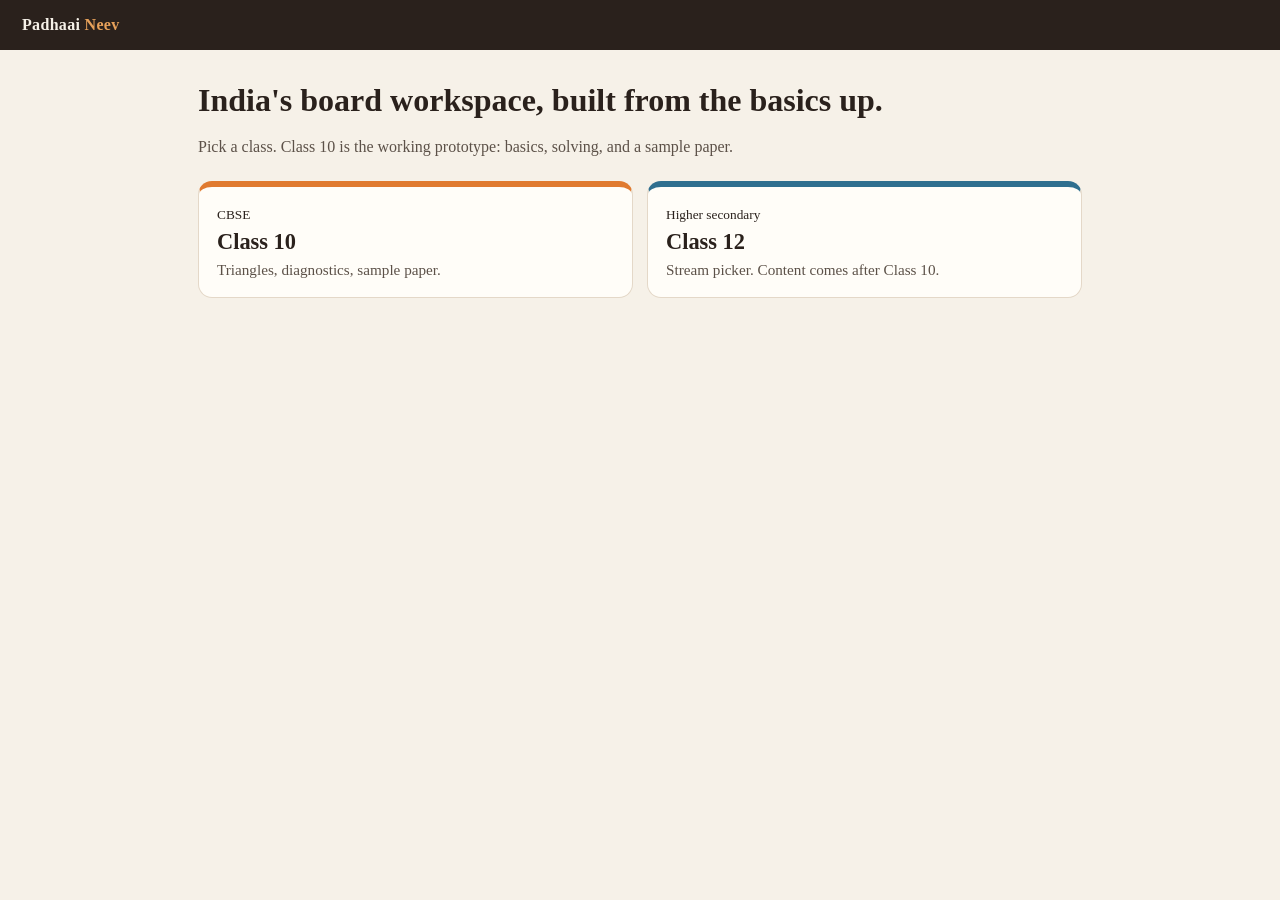
<file: github-repo/index.html>
<!DOCTYPE html>
<html lang="en">
<head>
  <meta charset="UTF-8">
  <meta name="viewport" content="width=device-width, initial-scale=1">
  <title>Padhaai Neev</title>
  <link rel="stylesheet" href="style.css">
</head>
<body data-page="home">
  <header class="bar">
    <a class="logo" href="index.html">Padhaai <span>Neev</span></a>
  </header>
  <main class="wrap">
    <h1>India's board workspace, built from the basics up.</h1>
    <p class="lead">Pick a class. Class 10 is the working prototype: basics, solving, and a sample paper.</p>
    <div class="class-row">
      <a class="class-card c10" href="dashboard.html">
        <small>CBSE</small>
        <strong>Class 10</strong>
        <span>Triangles, diagnostics, sample paper.</span>
      </a>
      <a class="class-card c12" href="class12.html">
        <small>Higher secondary</small>
        <strong>Class 12</strong>
        <span>Stream picker. Content comes after Class 10.</span>
      </a>
    </div>
  </main>
  <script src="data.js"></script>
  <script src="script.js"></script>
</body>
</html>
</file>
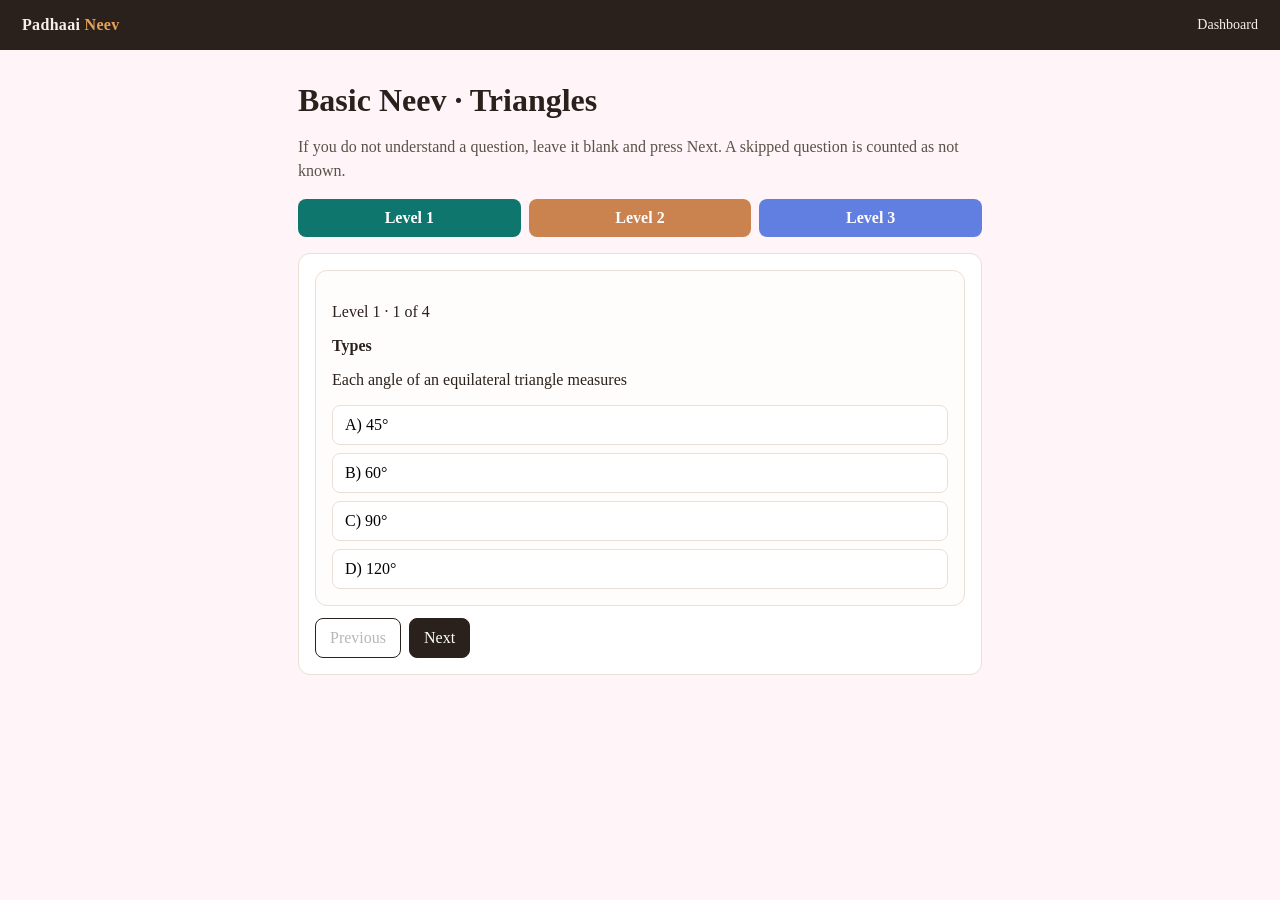
<file: github-repo/basic.html>
<!DOCTYPE html>
<html lang="en">
<head>
  <meta charset="UTF-8">
  <meta name="viewport" content="width=device-width, initial-scale=1">
  <title>Basic Neev · Padhaai Neev</title>
  <link rel="stylesheet" href="style.css">
</head>
<body data-page="basic" class="pink-page">
  <header class="bar">
    <a class="logo" href="index.html">Padhaai <span>Neev</span></a>
    <a class="text-link" href="dashboard.html">Dashboard</a>
  </header>
  <main class="wrap narrow">
    <h1>Basic Neev · Triangles</h1>
    <p class="lead">If you do not understand a question, leave it blank and press Next. A skipped question is counted as not known.</p>
    <div class="level-nav" id="level-nav"></div>
    <section id="basic-stage" class="stage"></section>
  </main>
  <script src="data.js"></script>
  <script src="script.js"></script>
</body>
</html>
</file>
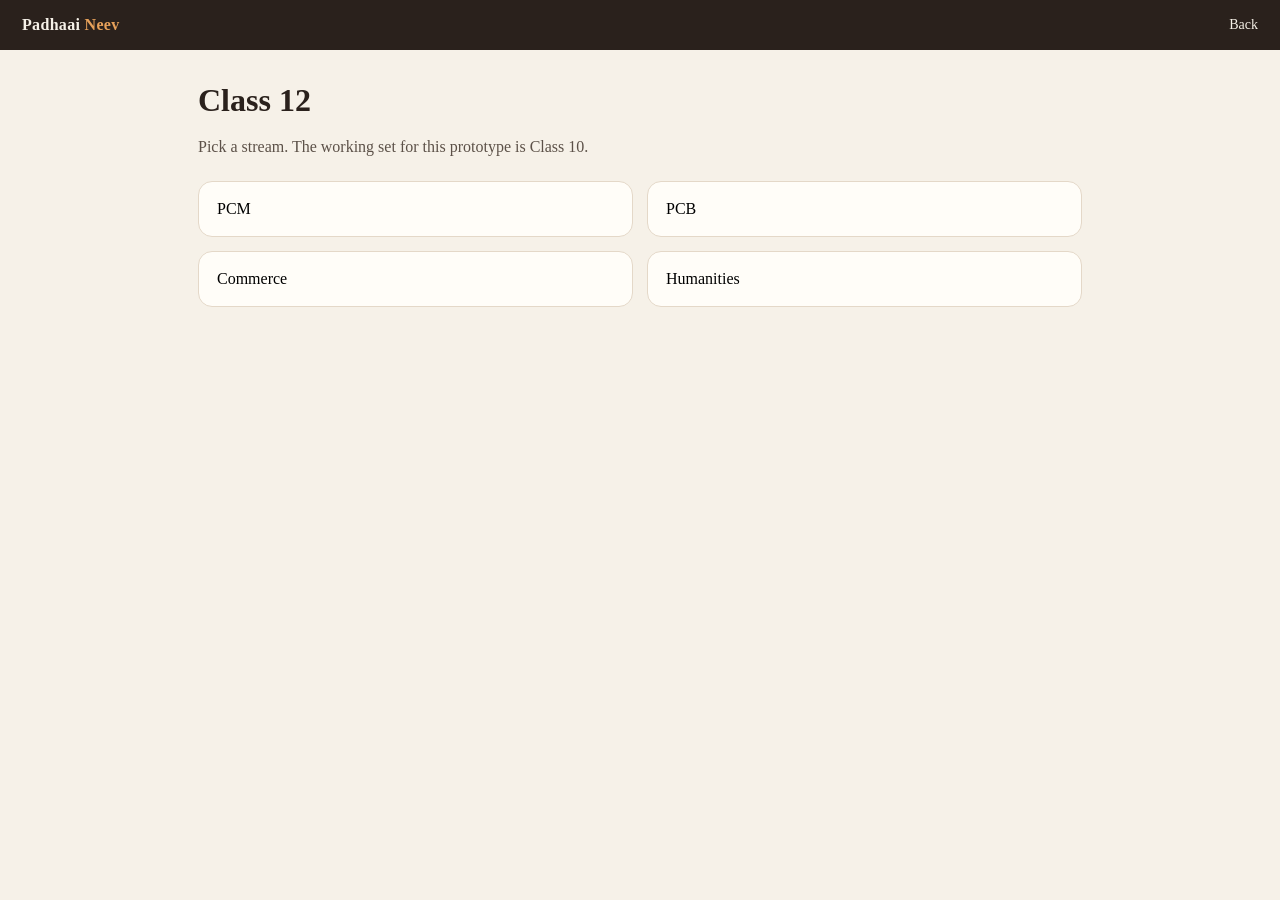
<file: github-repo/class12.html>
<!DOCTYPE html>
<html lang="en">
<head>
  <meta charset="UTF-8">
  <meta name="viewport" content="width=device-width, initial-scale=1">
  <title>Class 12 · Padhaai Neev</title>
  <link rel="stylesheet" href="style.css">
</head>
<body>
  <header class="bar">
    <a class="logo" href="index.html">Padhaai <span>Neev</span></a>
    <a class="text-link" href="index.html">Back</a>
  </header>
  <main class="wrap">
    <h1>Class 12</h1>
    <p class="lead">Pick a stream. The working set for this prototype is Class 10.</p>
    <div class="feature-grid" id="streams">
      <button type="button" data-stream="PCM">PCM</button>
      <button type="button" data-stream="PCB">PCB</button>
      <button type="button" data-stream="Commerce">Commerce</button>
      <button type="button" data-stream="Humanities">Humanities</button>
    </div>
    <p id="stream-note" class="lead"></p>
  </main>
  <script src="data.js"></script>
  <script src="script.js"></script>
</body>
</html>
</file>
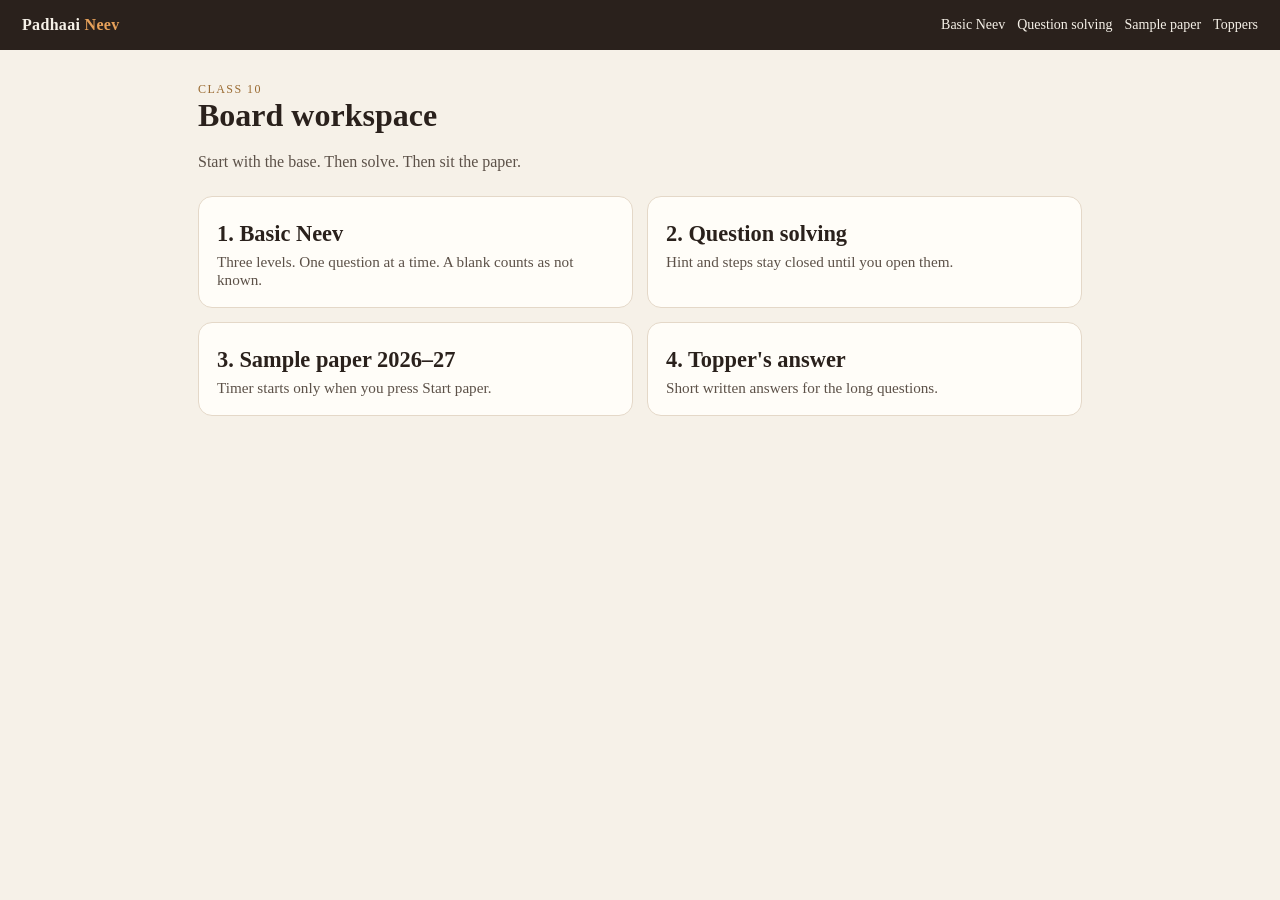
<file: github-repo/dashboard.html>
<!DOCTYPE html>
<html lang="en">
<head>
  <meta charset="UTF-8">
  <meta name="viewport" content="width=device-width, initial-scale=1">
  <title>Class 10 · Padhaai Neev</title>
  <link rel="stylesheet" href="style.css">
</head>
<body data-page="dash">
  <header class="bar">
    <a class="logo" href="index.html">Padhaai <span>Neev</span></a>
    <nav class="dock">
      <a href="basic.html">Basic Neev</a>
      <a href="solve.html">Question solving</a>
      <a href="paper.html">Sample paper</a>
      <a href="toppers.html">Toppers</a>
    </nav>
  </header>
  <main class="wrap">
    <p class="kicker">Class 10</p>
    <h1>Board workspace</h1>
    <p class="lead">Start with the base. Then solve. Then sit the paper.</p>
    <div class="feature-grid">
      <a href="basic.html"><strong>1. Basic Neev</strong><span>Three levels. One question at a time. A blank counts as not known.</span></a>
      <a href="solve.html"><strong>2. Question solving</strong><span>Hint and steps stay closed until you open them.</span></a>
      <a href="paper.html"><strong>3. Sample paper 2026–27</strong><span>Timer starts only when you press Start paper.</span></a>
      <a href="toppers.html"><strong>4. Topper's answer</strong><span>Short written answers for the long questions.</span></a>
    </div>
  </main>
  <script src="data.js"></script>
  <script src="script.js"></script>
</body>
</html>
</file>
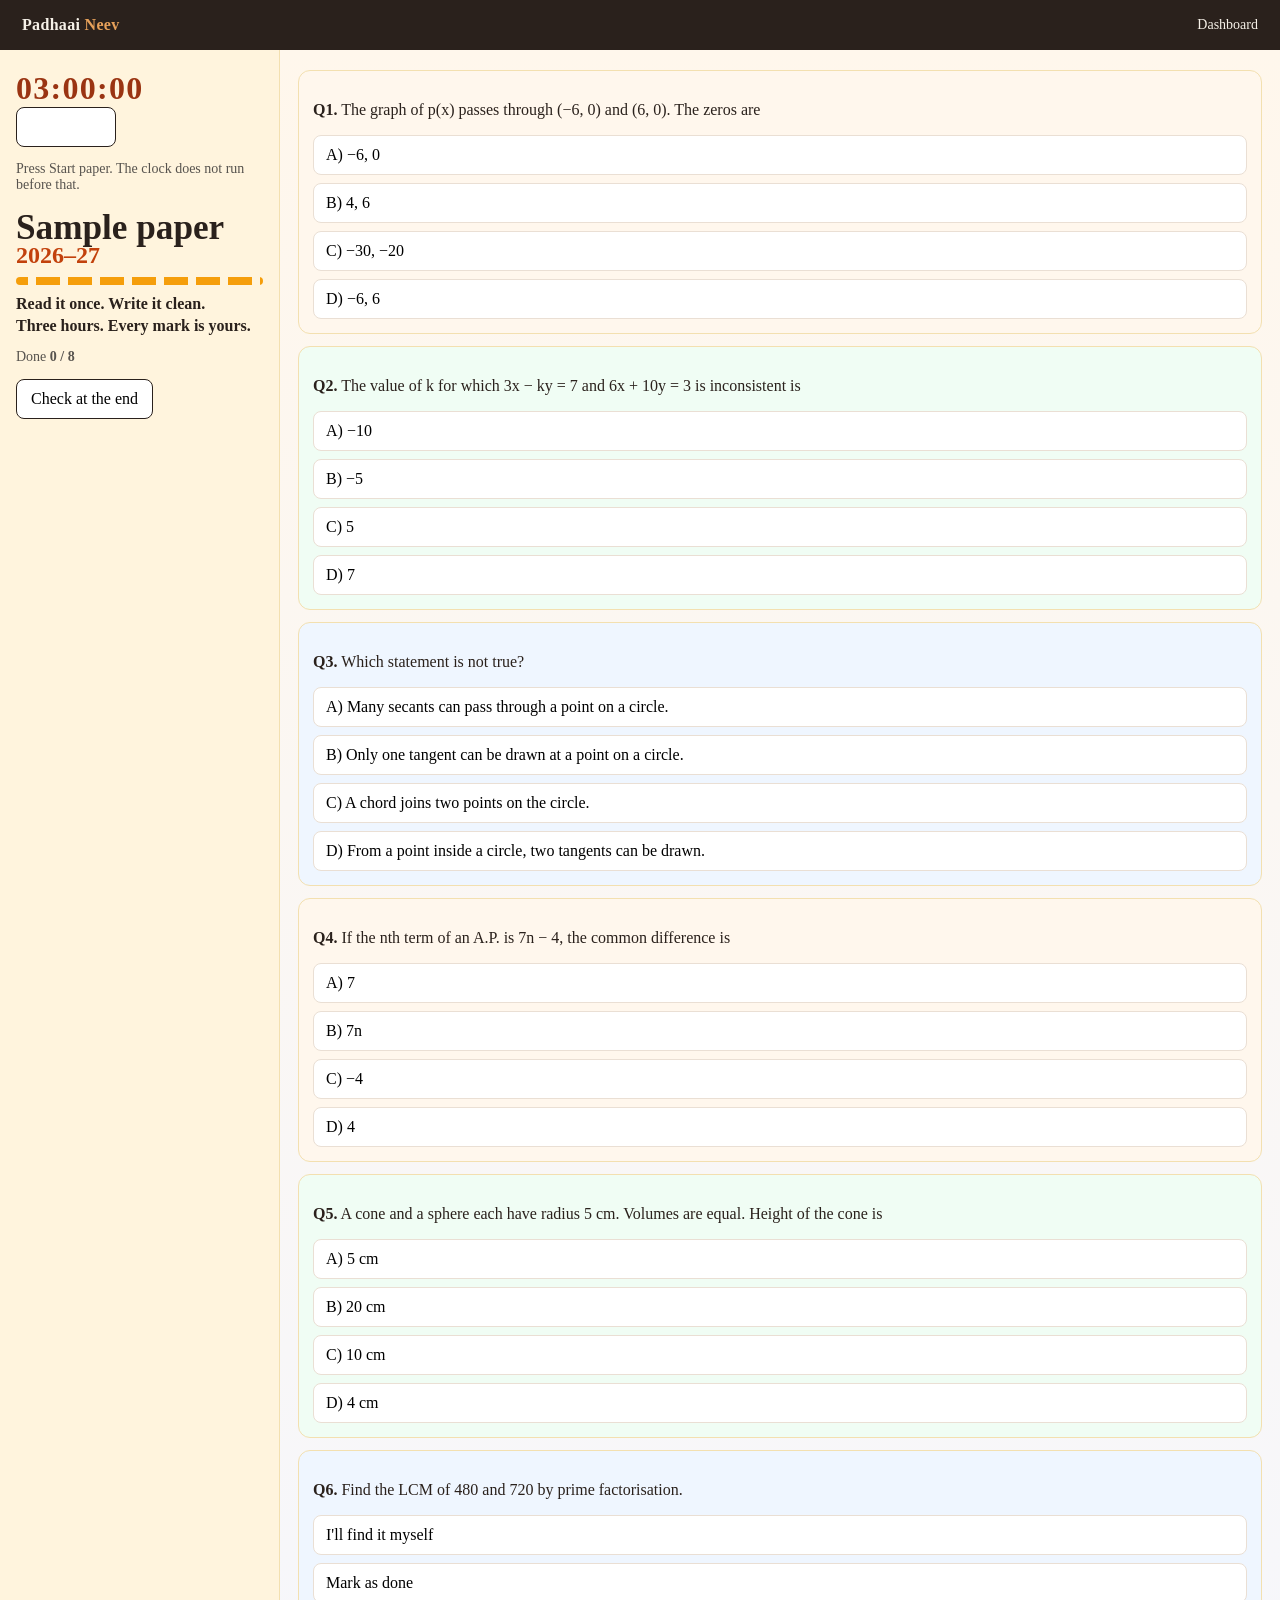
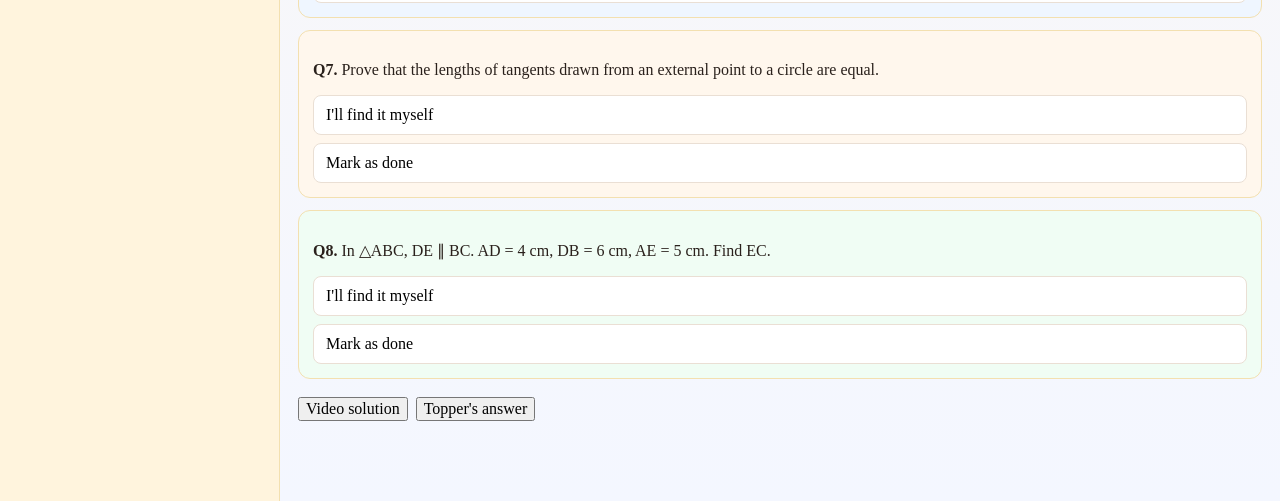
<file: github-repo/paper.html>
<!DOCTYPE html>
<html lang="en">
<head>
  <meta charset="UTF-8">
  <meta name="viewport" content="width=device-width, initial-scale=1">
  <title>Sample paper · Padhaai Neev</title>
  <link rel="stylesheet" href="style.css">
</head>
<body data-page="paper">
  <header class="bar">
    <a class="logo" href="index.html">Padhaai <span>Neev</span></a>
    <a class="text-link" href="dashboard.html">Dashboard</a>
  </header>
  <main class="paper-layout">
    <aside class="paper-side">
      <p class="timer" id="timer">03:00:00</p>
      <button type="button" id="start-paper" class="solid">Start paper</button>
      <p class="fine" id="timer-note">Press Start paper. The clock does not run before that.</p>
      <h1 class="paper-title">Sample paper <span>2026–27</span></h1>
      <div class="dash-line"></div>
      <p class="cheer">Read it once. Write it clean.</p>
      <p class="cheer">Three hours. Every mark is yours.</p>
      <p class="done-line">Done <strong id="done-count">0 / 8</strong></p>
      <button type="button" id="check-paper">Check at the end</button>
    </aside>
    <section class="paper-scroll" id="paper-list"></section>
  </main>
  <script src="data.js"></script>
  <script src="script.js"></script>
</body>
</html>
</file>
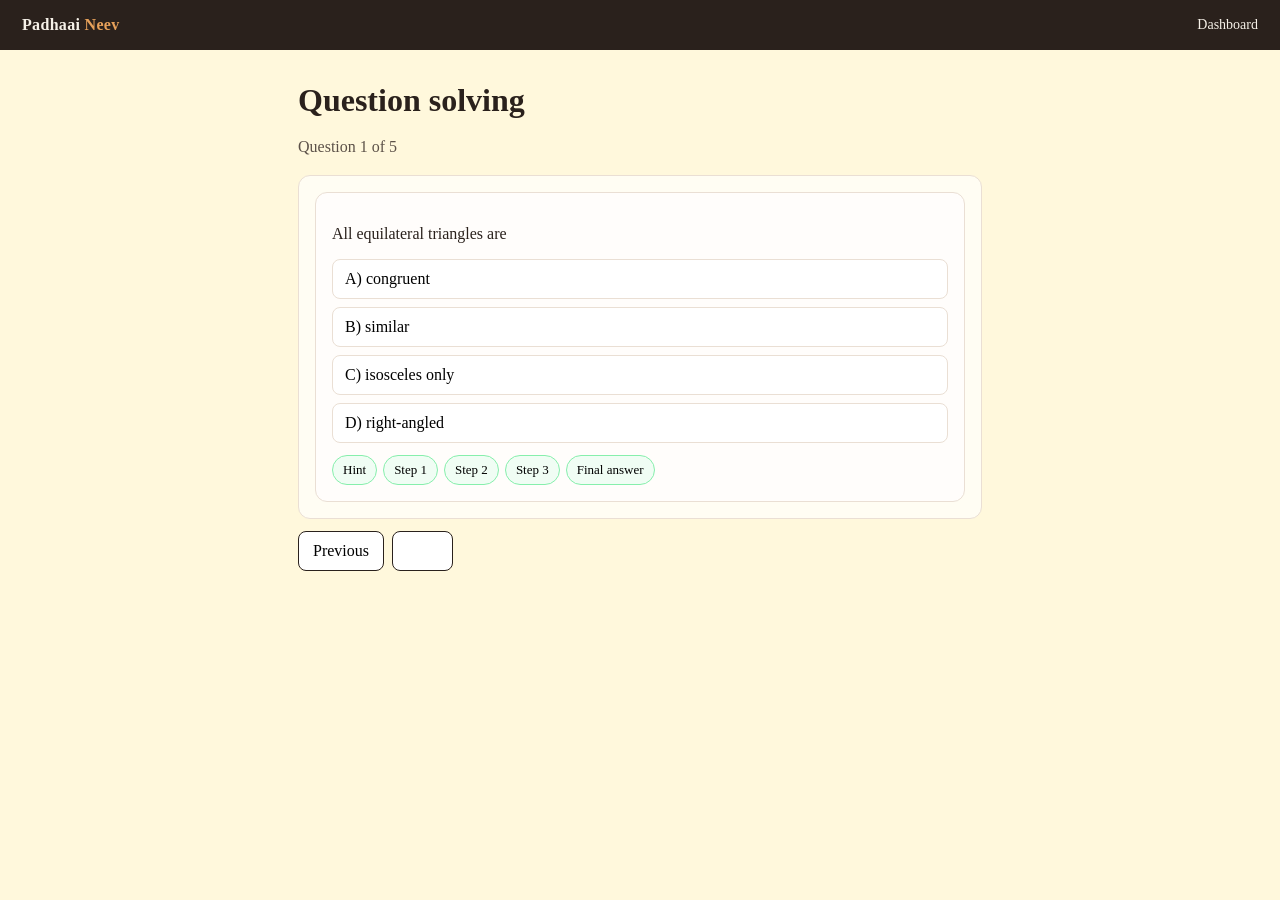
<file: github-repo/solve.html>
<!DOCTYPE html>
<html lang="en">
<head>
  <meta charset="UTF-8">
  <meta name="viewport" content="width=device-width, initial-scale=1">
  <title>Question solving · Padhaai Neev</title>
  <link rel="stylesheet" href="style.css">
</head>
<body data-page="solve" class="solve-page">
  <header class="bar">
    <a class="logo" href="index.html">Padhaai <span>Neev</span></a>
    <a class="text-link" href="dashboard.html">Dashboard</a>
  </header>
  <main class="wrap narrow">
    <h1>Question solving</h1>
    <p class="lead" id="solve-meta"></p>
    <section id="solve-stage" class="stage"></section>
    <div class="row-btns">
      <button type="button" id="solve-prev">Previous</button>
      <button type="button" id="solve-next" class="solid">Next</button>
    </div>
  </main>
  <script src="data.js"></script>
  <script src="script.js"></script>
</body>
</html>
</file>
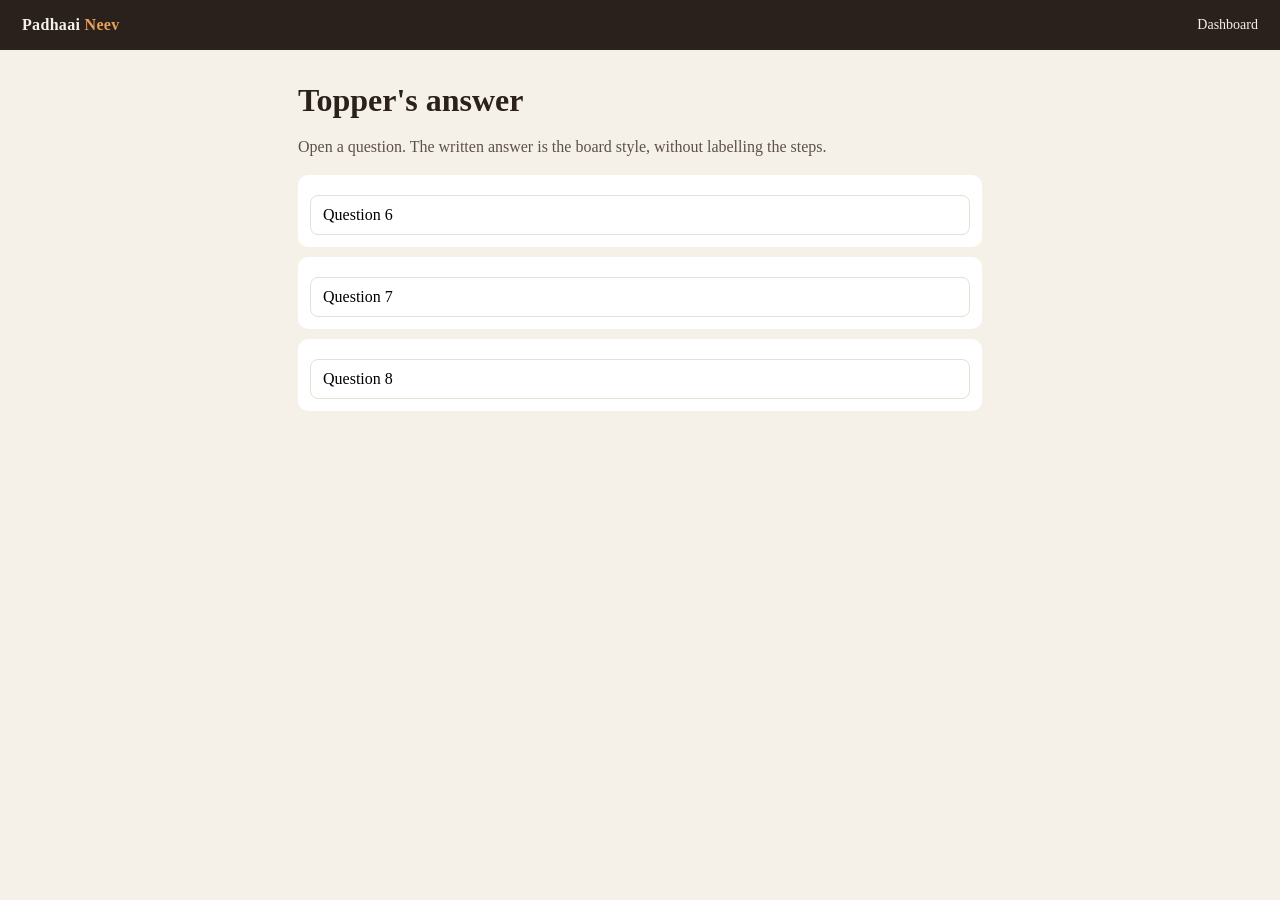
<file: github-repo/toppers.html>
<!DOCTYPE html>
<html lang="en">
<head>
  <meta charset="UTF-8">
  <meta name="viewport" content="width=device-width, initial-scale=1">
  <title>Toppers · Padhaai Neev</title>
  <link rel="stylesheet" href="style.css">
</head>
<body data-page="toppers">
  <header class="bar">
    <a class="logo" href="index.html">Padhaai <span>Neev</span></a>
    <a class="text-link" href="dashboard.html">Dashboard</a>
  </header>
  <main class="wrap narrow">
    <h1>Topper's answer</h1>
    <p class="lead">Open a question. The written answer is the board style, without labelling the steps.</p>
    <div id="topper-list"></div>
  </main>
  <script src="data.js"></script>
  <script src="script.js"></script>
</body>
</html>
</file>
<file: github-repo/style.css>
/* Page shell. Colours came after the HTML was in place. */

* { box-sizing: border-box; }
body {
  margin: 0;
  font-family: Georgia, "Iowan Old Style", serif;
  color: #2a211c;
  background: #f6f1e8;
}
a { color: inherit; }
button, a { cursor: pointer; }
button { font: inherit; }

.bar {
  display: flex;
  justify-content: space-between;
  align-items: center;
  gap: 16px;
  padding: 16px 22px;
  background: #2a211c;
  color: #f6f1e8;
}
.logo { font-weight: 700; text-decoration: none; letter-spacing: 0.02em; }
.logo span { color: #e7a15a; }
.text-link { color: #f6f1e8; text-decoration: none; font-size: 14px; }
.dock { display: flex; flex-wrap: wrap; gap: 12px; }
.dock a { color: #f6f1e8; text-decoration: none; font-size: 14px; }

.wrap { max-width: 920px; margin: 0 auto; padding: 32px 18px 64px; }
.narrow { max-width: 720px; }
h1 { font-size: 2rem; line-height: 1.15; margin: 0 0 8px; }
.lead { color: #5c5148; line-height: 1.5; }
.kicker { margin: 0; letter-spacing: 0.12em; text-transform: uppercase; font-size: 12px; color: #9a6b32; }

.class-row, .feature-grid { display: grid; grid-template-columns: 1fr 1fr; gap: 14px; margin-top: 22px; }
.class-card, .feature-grid a, .feature-grid button {
  display: block;
  text-decoration: none;
  background: #fffdf8;
  border: 1px solid #e4d8c8;
  border-radius: 14px;
  padding: 18px;
  text-align: left;
}
.class-card strong, .feature-grid strong { display: block; font-size: 1.4rem; margin: 6px 0; }
.class-card span, .feature-grid span { display: block; color: #5c5148; font-size: 0.95rem; }
.c10 { border-top: 6px solid #e07a2f; }
.c12 { border-top: 6px solid #2f6f8f; }
.feature-grid button.is-on { outline: 2px solid #2f6f8f; }

.level-nav { display: flex; gap: 8px; margin: 16px 0; }
.level-nav button {
  flex: 1;
  border: none;
  color: #fff;
  border-radius: 8px;
  padding: 10px;
  font-weight: 700;
  opacity: 0.7;
}
.level-nav button.is-on { opacity: 1; }
.lv1 { background: #0f766e; }
.lv2 { background: #b45309; }
.lv3 { background: #1d4ed8; }

.pink-page { background: #fff5f8; }
.stage, .q-card {
  background: #fffdfb;
  border: 1px solid #eadfd4;
  border-radius: 12px;
  padding: 16px;
}
.pink-page .stage { background: #fff; }
.opt {
  display: block;
  width: 100%;
  text-align: left;
  margin-top: 8px;
  padding: 10px 12px;
  border-radius: 8px;
  border: 1px solid #eadfd4;
  background: #fff;
}
.opt.is-on { border-color: #0f766e; background: #e7f6f3; }
.row-btns { display: flex; gap: 8px; margin-top: 12px; }
.row-btns button, .solid, #check-paper, #start-paper {
  border: 1px solid #2a211c;
  background: #fff;
  border-radius: 8px;
  padding: 10px 14px;
}
.solid, .level-nav + .stage .solid { background: #2a211c; color: #fff; }

.solve-page { background: #fff8dc; }
.solve-page .stage { background: #fffdf3; }
.help { display: flex; flex-wrap: wrap; gap: 6px; margin-top: 12px; }
.help button { border: 1px solid #86efac; background: #f0fdf4; border-radius: 999px; padding: 6px 10px; font-size: 13px; }
.help-body { margin-top: 8px; background: #e5f6e8; border-radius: 8px; padding: 10px 12px; white-space: pre-line; }

.paper-layout { display: grid; grid-template-columns: 280px 1fr; min-height: 100vh; }
.paper-side { padding: 20px 16px; background: #fff4dd; border-right: 1px solid #f3e0b0; }
.paper-scroll { padding: 20px 18px 80px; background: linear-gradient(#fff7ec, #f4f7ff); }
.timer { font-size: 2rem; font-weight: 800; margin: 0; letter-spacing: 0.04em; color: #9a3412; }
.paper-title { font-size: 2.2rem; line-height: 0.95; margin: 18px 0 0; }
.paper-title span { display: block; color: #c2410c; font-size: 1.5rem; animation: rise 2.4s ease-in-out infinite; }
.dash-line {
  height: 8px;
  margin: 10px 0;
  border-radius: 99px;
  background: repeating-linear-gradient(90deg, #f59e0b 0 12px, transparent 12px 20px);
  background-size: 32px 8px;
  animation: slide 0.9s linear infinite;
}
.cheer { margin: 4px 0; font-weight: 700; }
.fine, .done-line { color: #57534e; font-size: 14px; }
.paper-card { background: #fff; border-radius: 12px; padding: 14px; margin-bottom: 12px; border: 1px solid #f3e0b0; }
.paper-card:nth-child(3n+1) { background: #fff7ed; }
.paper-card:nth-child(3n+2) { background: #f0fdf4; }
.paper-card:nth-child(3n) { background: #eff6ff; }
.nums { display: flex; flex-wrap: wrap; gap: 6px; margin-top: 8px; }
.nums span, .nums button {
  width: 32px;
  height: 32px;
  border-radius: 8px;
  display: inline-flex;
  align-items: center;
  justify-content: center;
  border: 1px solid #e7e5e4;
  background: #fff;
  font-size: 13px;
}
.nums .ok { background: #16a34a; color: #fff; border-color: #16a34a; }
.nums .bad { background: #dc2626; color: #fff; border-color: #dc2626; }
.nums .skip { background: #e7e5e4; }
.tool { margin-top: 18px; }
.tool > button { margin-right: 8px; }
.topper-card, .video-note { margin-top: 10px; background: #fff; border-radius: 10px; padding: 12px; white-space: pre-line; }
.topper-card h2 { font-size: 1rem; margin: 0 0 8px; }
iframe { width: 100%; aspect-ratio: 16/9; border: 0; border-radius: 8px; margin-top: 8px; }

@keyframes rise {
  0%, 100% { transform: translateY(4px); }
  50% { transform: translateY(-4px); }
}
@keyframes slide { to { background-position: 32px 0; } }

@media (max-width: 800px) {
  .class-row, .feature-grid, .paper-layout { grid-template-columns: 1fr; }
  .paper-side { border-right: 0; border-bottom: 1px solid #f3e0b0; }
}
</file>
